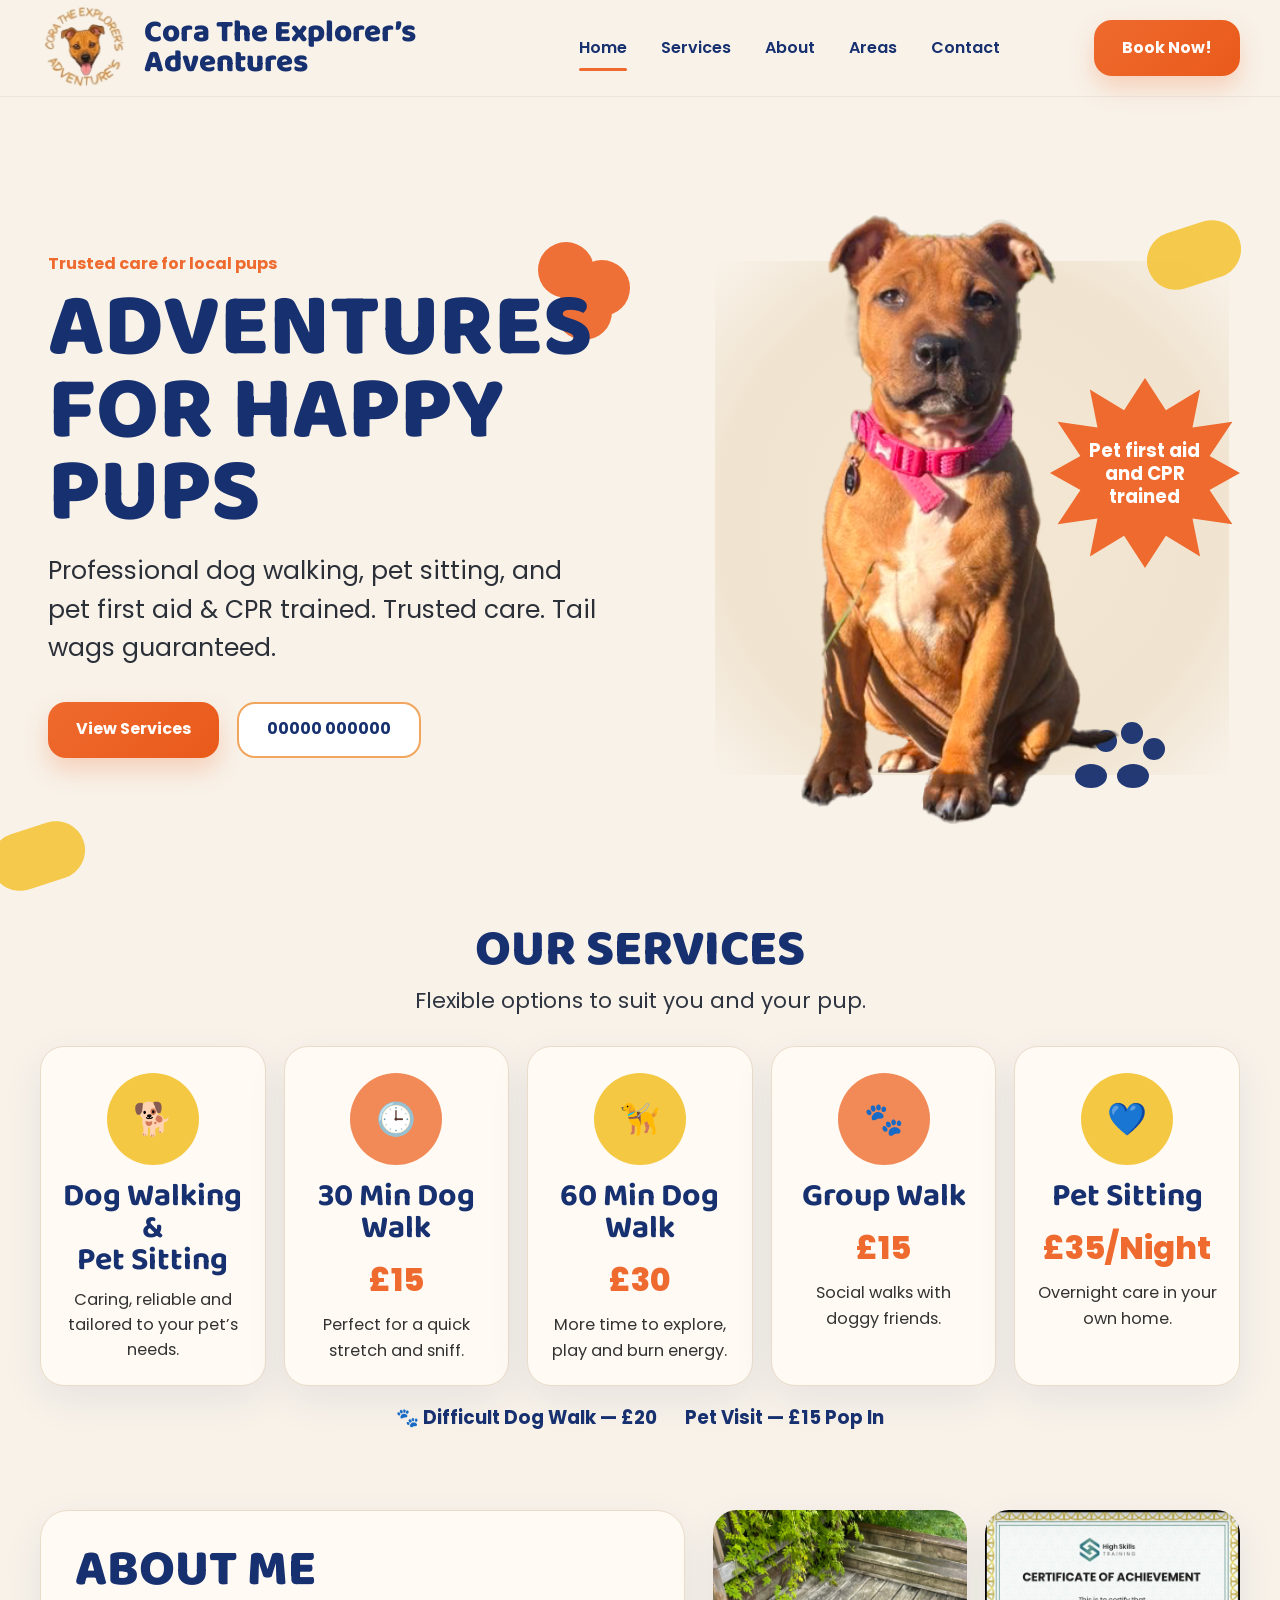
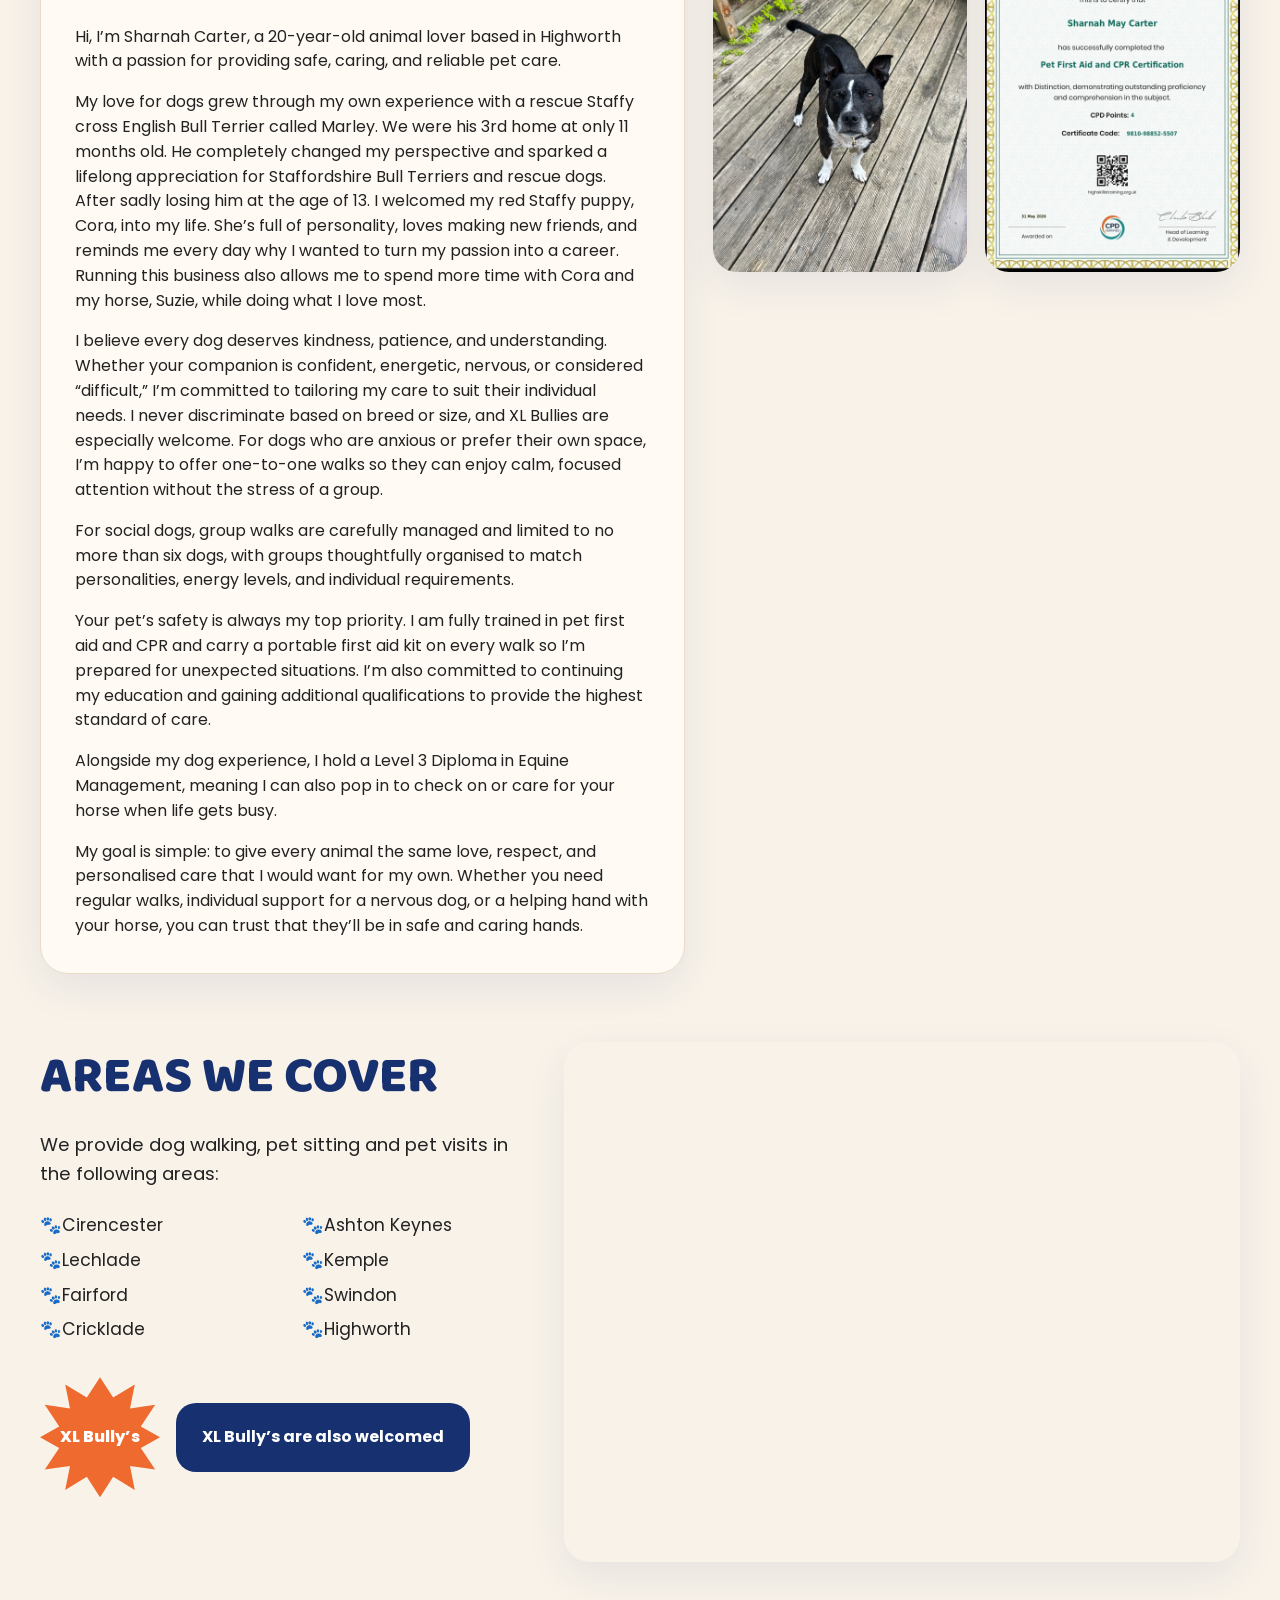
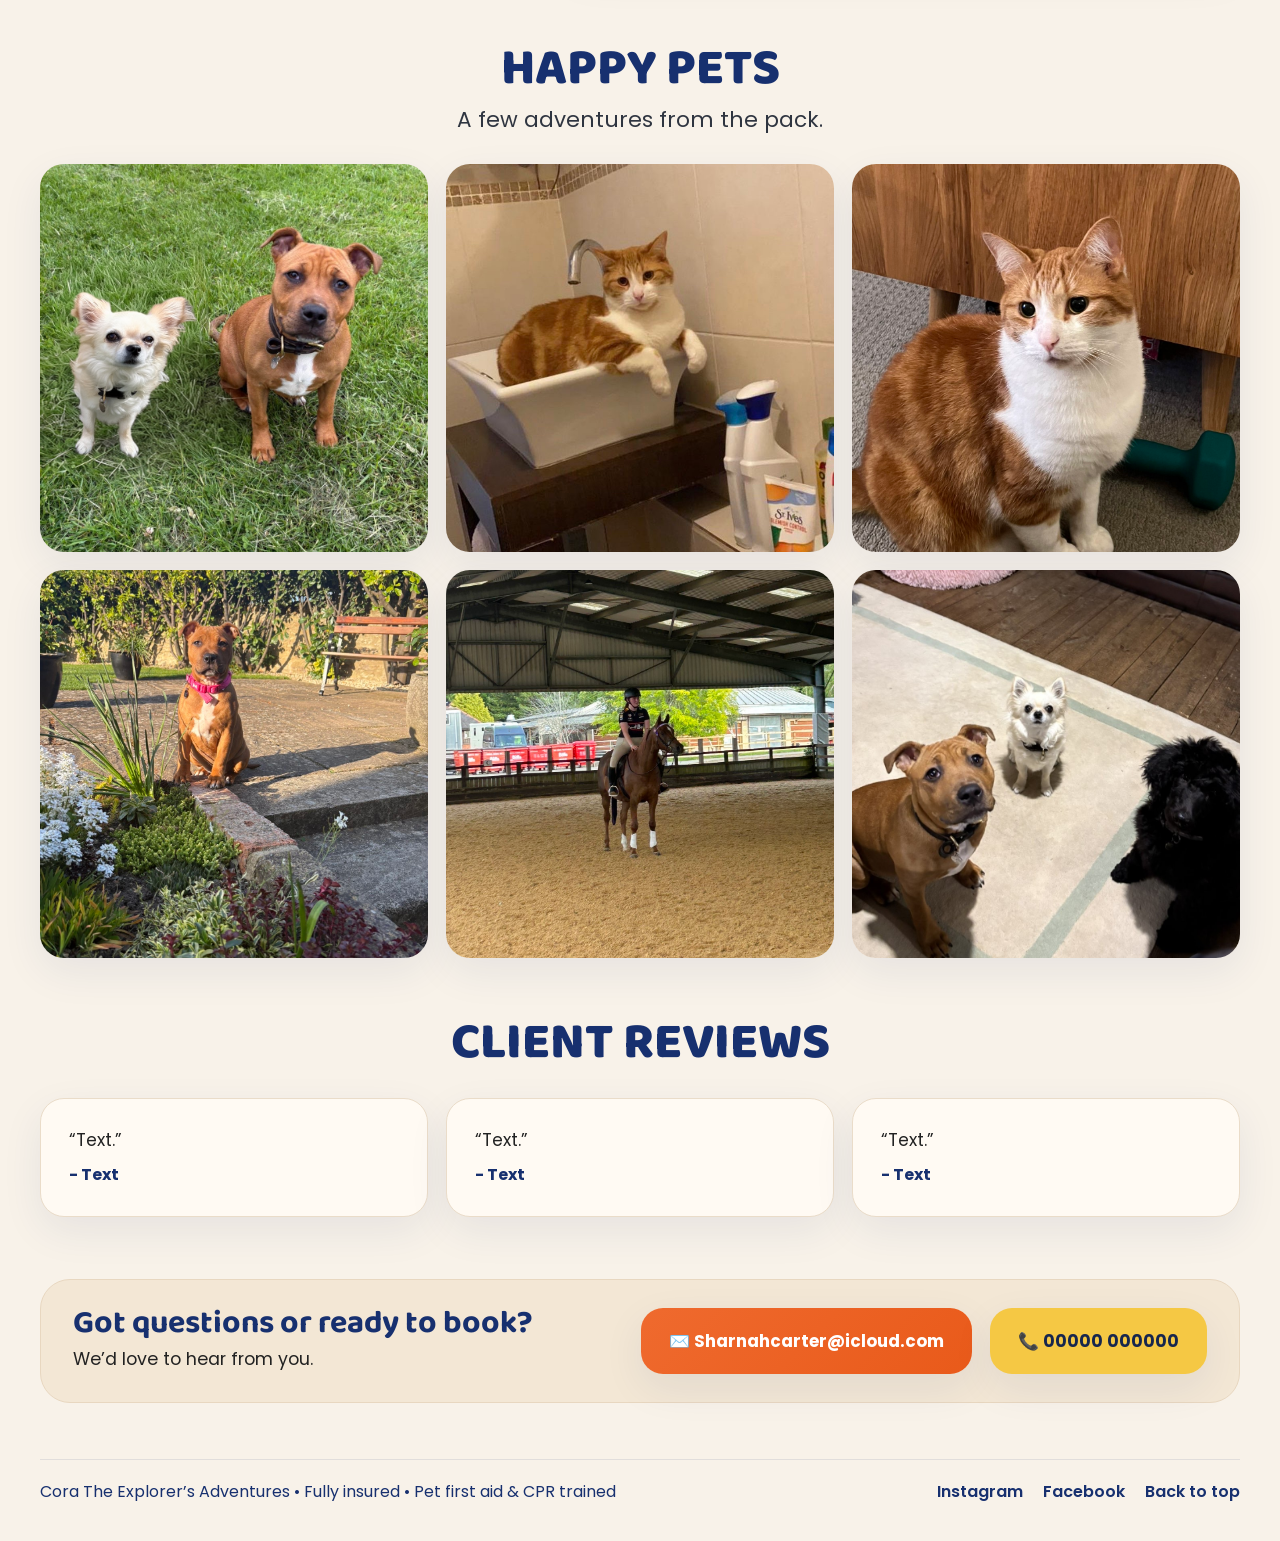
<file: index.html>
<!DOCTYPE html>
<html lang="en">
<head>
  <meta charset="UTF-8" />
  <meta name="viewport" content="width=device-width, initial-scale=1.0" />
  <title>Cora The Explorer's Adventures</title>

  <link rel="preconnect" href="https://fonts.googleapis.com">
  <link rel="preconnect" href="https://fonts.gstatic.com" crossorigin>
  <link href="https://fonts.googleapis.com/css2?family=Baloo+2:wght@400;500;600;700;800&family=Poppins:wght@300;400;500;600;700&display=swap" rel="stylesheet">

  <link rel="stylesheet" href="styles.css" />
  <script defer src="script.js"></script>
</head>
<body>

  <!-- HEADER / NAV -->
  <header class="site-header">
    <div class="container nav-wrap">
      <a href="#" class="brand">
        <img src="logo.png" alt="Cora The Explorer's Adventures logo" class="brand-logo">
        <span class="brand-text">Cora The Explorer’s Adventures</span>
      </a>

      <nav class="main-nav">
        <ul>
          <li><a href="#hero" class="active">Home</a></li>
          <li><a href="#services">Services</a></li>
          <li><a href="#about">About</a></li>
          <li><a href="#areas">Areas</a></li>
          <li><a href="#contact">Contact</a></li>
        </ul>
      </nav>

      <a href="Booking.html" target="_blank" class="btn btn-primary nav-cta">Book Now!</a>
    </div>
  </header>

  <main>
    <!-- HERO -->
    <section class="hero-section" id="hero">
      <div class="container hero-grid">
        <div class="hero-copy">
          <p class="eyebrow">Trusted care for local pups</p>
          <h1>ADVENTURES FOR HAPPY PUPS</h1>
          <p class="hero-text">
            Professional dog walking, pet sitting, and pet first aid &amp; CPR trained.
            Trusted care. Tail wags guaranteed.
          </p>

          <div class="hero-actions">
            <a href="#services" class="btn btn-primary">View Services</a>
            <a href="tel:00000 0000000" class="btn btn-outline">00000 000000</a>
          </div>
        </div>

        <div class="hero-visual">
          <div class="hero-image-bg"></div>
          <img src="cora.png" alt="Cora" class="hero-dog">

          <div class="burst-badge">
            <span>Pet first aid<br>and CPR<br>trained</span>
          </div>
        </div>
      </div>

      <div class="shape shape-yellow shape-top-right"></div>
      <div class="shape shape-yellow shape-bottom-left"></div>
      <div class="shape shape-red shape-mid-left"></div>
      <div class="shape shape-blue-paws"></div>
    </section>

    <!-- SERVICES -->
    <section class="services-section section-shell" id="services">
      <div class="container">
        <div class="section-heading">
          <h2>OUR SERVICES</h2>
          <p>Flexible options to suit you and your pup.</p>
        </div>

        <div class="services-grid">
          <article class="service-card intro-card">
            <div class="service-icon yellow">🐕</div>
            <h3>Dog Walking &amp;<br>Pet Sitting</h3>
            <p>Caring, reliable and tailored to your pet’s needs.</p>
          </article>

          <article class="service-card">
            <div class="service-icon orange">🕒</div>
            <h3>30 Min Dog Walk</h3>
            <div class="service-price">£15</div>
            <p>Perfect for a quick stretch and sniff.</p>
          </article>

          <article class="service-card">
            <div class="service-icon yellow">🦮</div>
            <h3>60 Min Dog Walk</h3>
            <div class="service-price">£30</div>
            <p>More time to explore, play and burn energy.</p>
          </article>

          <article class="service-card">
            <div class="service-icon orange">🐾</div>
            <h3>Group Walk</h3>
            <div class="service-price">£15</div>
            <p>Social walks with doggy friends.</p>
          </article>

          <article class="service-card">
            <div class="service-icon yellow">💙</div>
            <h3>Pet Sitting</h3>
            <div class="service-price">£35/Night</div>
            <p>Overnight care in your own home.</p>
          </article>
        </div>

        <div class="service-extras">
          <span>🐾 Difficult Dog Walk — £20</span>
          <span>Pet Visit — £15 Pop In</span>
        </div>
      </div>
    </section>

    <!-- ABOUT -->
    <section class="about-section" id="about">
      <div class="container about-grid">
        <div class="about-card">
          <div class="section-heading left">
            <h2>ABOUT ME</h2>
          </div>

          <p>
		Hi, I’m Sharnah Carter, a 20-year-old animal lover based in Highworth with a 			passion for providing safe, caring, and reliable pet care.
          </p>

          <p>
		My love for dogs grew through my own experience with a rescue Staffy cross English 		Bull Terrier called Marley. We were his 3rd home at only 11 months old. He 			completely changed my perspective and sparked a lifelong appreciation for 			Staffordshire Bull Terriers and rescue dogs. After sadly losing him at the age of 		13. I welcomed my red Staffy puppy, Cora, into my life. She’s full of personality, 		loves making new friends, and reminds me every day why I wanted to turn my passion 		into a career. Running this business also allows me to spend more time with Cora 		and my horse, Suzie, while doing what I love most.
          </p>

          <p>
		I believe every dog deserves kindness, patience, and understanding. Whether your 		companion is confident, energetic, nervous, or considered “difficult,” I’m 			committed to tailoring my care to suit their individual needs. I never discriminate 		based on breed or size, and XL Bullies are especially welcome. For dogs who are 		anxious or prefer their own space, I’m happy to offer one-to-one walks so they can 		enjoy calm, focused attention without the stress of a group.
          </p>

          <p>
		For social dogs, group walks are carefully managed and limited to no more than six 		dogs, with groups thoughtfully organised to match personalities, energy levels, and 		individual requirements.
          </p>

          <p>
		Your pet’s safety is always my top priority. I am fully trained in pet first aid 		and CPR and carry a portable first aid kit on every walk so I’m prepared for 			unexpected situations. I’m also committed to continuing my education and gaining 		additional qualifications to provide the highest standard of care.
          </p>

          <p>
		Alongside my dog experience, I hold a Level 3 Diploma in Equine Management, meaning 		I can also pop in to check on or care for your horse when life gets busy.
          </p>

          <p>
		My goal is simple: to give every animal the same love, respect, and personalised 		care that I would want for my own. Whether you need regular walks, individual 			support for a nervous dog, or a helping hand with your horse, you can trust that 		they’ll be in safe and caring hands.
          </p>

        </div>

        <div class="about-images">
          <img src="IMG_6404.JPEG" alt="Dog photo 1">
          <img src="IMG_6414.JPEG" alt="Dog photo 2">
        </div>
      </div>
    </section>

    <!-- AREAS -->
    <section class="areas-section section-shell" id="areas">
      <div class="container areas-grid">
        <div class="areas-copy">
          <div class="section-heading left">
            <h2>AREAS WE COVER</h2>
          </div>

          <p>
            We provide dog walking, pet sitting and pet visits in the following areas:
          </p>

          <div class="areas-list">
            <ul>
              <li>Cirencester</li>
              <li>Lechlade</li>
              <li>Fairford</li>
              <li>Cricklade</li>
            </ul>
            <ul>
              <li>Ashton Keynes</li>
              <li>Kemple</li>
              <li>Swindon</li>
              <li>Highworth</li>
            </ul>
          </div>

          <div class="bully-note">
            <div class="mini-burst">XL Bully’s</div>
            <div class="bully-copy">XL Bully’s are also welcomed</div>
          </div>
        </div>

        <div class="areas-map">
          <iframe
            src="https://www.google.com/maps/embed?pb=!1m18!1m12!1m3!1d9906.228407855106!2d-1.718009071624626!3d51.63132181870665!2m3!1f0!2f0!3f0!3m2!1i1024!2i768!4f13.1!3m3!1m2!1s0x4871486181116b2f%3A0xc29900ff32e69e5f!2sHighworth%2C%20Swindon!5e0!3m2!1sen!2suk!4v1781355867924!5m2!1sen!2suk"
            allowfullscreen=""
            loading="lazy"
            referrerpolicy="no-referrer-when-downgrade">
          </iframe>
        </div>
      </div>
    </section>

    <!-- GALLERY -->
    <section class="gallery-section" id="gallery">
      <div class="container">
        <div class="section-heading">
          <h2>HAPPY PETS</h2>
          <p>A few adventures from the pack.</p>
        </div>

        <div class="gallery-grid">
          <img src="Marnie and Cora.jpg" alt="Marnie and Cora">
          <img src="IMG_6405.JPG" alt="Cat in Sink">
          <img src="IMG_6406.JPG" alt="Cat">
          <img src="IMG_6407.JPG" alt="Cora in Garden">
          <img src="IMG_6409.JPG" alt="Sharnah on Horse">
          <img src="IMG_6410.JPG" alt="Cora, Marnie and Pru">
        </div>
      </div>
    </section>

    <!-- TESTIMONIALS -->
    <section class="testimonials-section section-shell">
      <div class="container">
        <div class="section-heading">
          <h2>CLIENT REVIEWS</h2>
        </div>

        <div class="testimonial-grid">
          <div class="testimonial-card">
            <p>“Text.”</p>
            <span>- Text</span>
          </div>

          <div class="testimonial-card">
            <p>“Text.”</p>
            <span>- Text</span>
          </div>

          <div class="testimonial-card">
            <p>“Text.”</p>
            <span>- Text</span>
          </div>
        </div>
      </div>
    </section>

    <!-- CONTACT STRIP -->
    <section class="contact-strip" id="contact">
      <div class="container contact-strip-inner">
        <div class="contact-copy">
          <h2>Got questions or ready to book?</h2>
          <p>We’d love to hear from you.</p>
        </div>

        <div class="contact-actions">
          <a href="mailto:Sharnahcarter@icloud.com" class="contact-pill email-pill">
            ✉️ Sharnahcarter@icloud.com
          </a>

          <a href="tel:00000000000" class="contact-pill phone-pill">
            📞 00000 000000
          </a>
        </div>
      </div>
    </section>
  </main>

  <footer class="site-footer">
    <div class="container footer-inner">
      <p>Cora The Explorer’s Adventures • Fully insured • Pet first aid &amp; CPR trained</p>
      <div class="footer-links">
        <a href="https://www.instagram.com/cora.the.explorer.adventures" target="_blank">Instagram</a>
        <a href="https://www.facebook.com/share/1D1ZN1ozuC/?mibextid=wwXIfr" target="_blank">Facebook</a>
        <a href="#hero">Back to top</a>
      </div>
    </div>
  </footer>

</body>
</html>
</file>
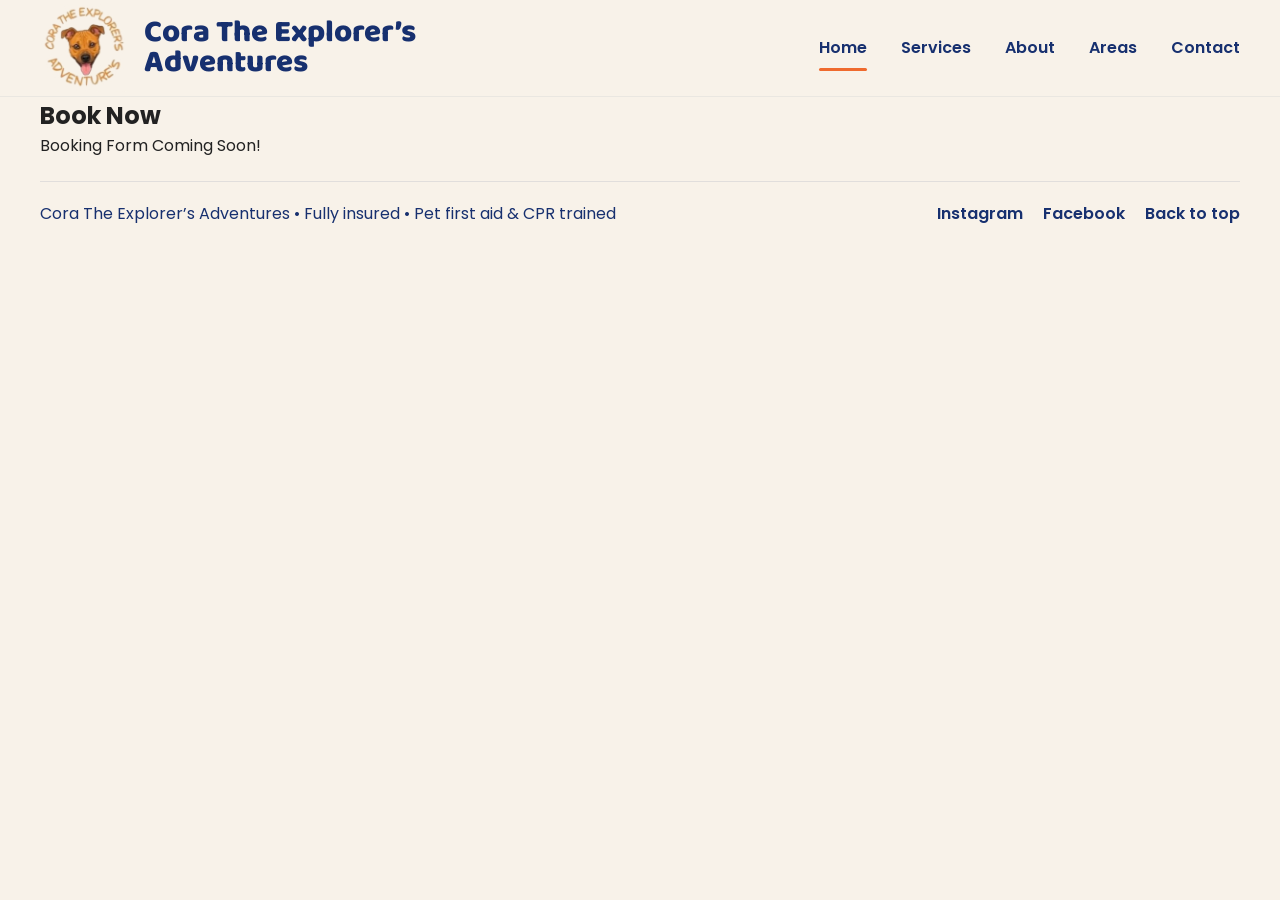
<file: Booking.html>
<!DOCTYPE html>

<html lang="en">
<head>
    <meta charset="utf-8"/>
    <meta content="width=device-width, initial-scale=1.0" name="viewport"/>
    <title>Cora The Explorer's Adventures</title>
    <link href="https://fonts.googleapis.com" rel="preconnect"/>
    <link crossorigin="" href="https://fonts.gstatic.com" rel="preconnect"/>
    <link href="https://fonts.googleapis.com/css2?family=Baloo+2:wght@400;500;600;700;800&amp;family=Poppins:wght@300;400;500;600;700&amp;display=swap" rel="stylesheet"/>
    <link href="styles.css" rel="stylesheet">
    <script defer="" src="script.js"></script>
</link></head>
<body>

<!-- HEADER / NAV -->
<header class="site-header">
    <div class="container nav-wrap">
        <a class="brand" href="#">
        <img alt="Cora The Explorer's Adventures logo" class="brand-logo" src="logo.png"/>
        <span class="brand-text">Cora The Explorer’s Adventures</span>
    </a>

    <nav class="main-nav">
        <ul>
            <li><a class="active" href="index.html">Home</a></li>
            <li><a href="index.html">Services</a></li>
            <li><a href="index.html">About</a></li>
            <li><a href="index.html">Areas</a></li>
            <li><a href="index.html">Contact</a></li>
        </ul>
    </nav>

    <!-- <a class="btn btn-primary nav-cta" href="#contact">Get in Touch</a> -->
    </div>

</header>

<main>
    <section class="content-placeholder"><div class="container"><div class="blank-content-box"><h2>Book Now</h2><p>Booking Form Coming Soon!</p></div></div></section>
</main>


  <footer class="site-footer">
    <div class="container footer-inner">
      <p>Cora The Explorer’s Adventures • Fully insured • Pet first aid &amp; CPR trained</p>
      <div class="footer-links">
        <a href="https://www.instagram.com/cora.the.explorer.adventures" target="_blank">Instagram</a>
        <a href="https://www.facebook.com/share/1D1ZN1ozuC/?mibextid=wwXIfr" target="_blank">Facebook</a>
        <a href="#hero">Back to top</a>
      </div>
    </div>
  </footer>

</body>
</html>
</file>
<file: styles.css>
:root{
  --bg:#f8f2e9;
  --bg-soft:#fffaf4;
  --navy:#17306f;
  --navy-2:#213b7d;
  --orange:#ef6a2e;
  --orange-dark:#e95a1a;
  --yellow:#f5c844;
  --text:#222;
  --muted:#5f6470;
  --card:#fffaf3;
  --line:#eadcc9;
  --shadow:0 14px 40px rgba(23, 48, 111, 0.08);
  --radius:26px;
  --container:1200px;
}

*{
  margin:0;
  padding:0;
  box-sizing:border-box;
}

html{
  scroll-behavior:smooth;
}

body{
  font-family:'Poppins',sans-serif;
  background:var(--bg);
  color:var(--text);
  overflow-x:hidden;
  line-height:1.55;
}

img{
  max-width:100%;
  display:block;
}

a{
  text-decoration:none;
  color:inherit;
}

ul{
  list-style:none;
}

.container{
  width:min(var(--container), calc(100% - 40px));
  margin:0 auto;
}

/* ===== Header ===== */
.site-header{
  position:sticky;
  top:0;
  z-index:1000;
  background:rgba(248,242,233,0.94);
  backdrop-filter:blur(10px);
  border-bottom:1px solid rgba(23,48,111,0.06);
}

.nav-wrap{
  min-height:96px;
  display:flex;
  align-items:center;
  justify-content:space-between;
  gap:24px;
}

.brand{
  display:flex;
  align-items:center;
  gap:16px;
  min-width:0;
}

.brand-logo{
  width:88px;
  height:88px;
  object-fit:contain;
  flex-shrink:0;
}

.brand-text{
  font-family:'Baloo 2', cursive;
  font-size:1.95rem;
  line-height:0.95;
  color:var(--navy);
  font-weight:800;
  max-width:340px;
}

.main-nav ul{
  display:flex;
  align-items:center;
  gap:34px;
}

.main-nav a{
  color:var(--navy);
  font-weight:600;
  position:relative;
  padding:6px 0;
}

.main-nav a.active::after,
.main-nav a:hover::after{
  content:"";
  position:absolute;
  left:0;
  bottom:-6px;
  width:100%;
  height:3px;
  border-radius:999px;
  background:var(--orange);
}

.btn{
  display:inline-flex;
  align-items:center;
  justify-content:center;
  min-height:56px;
  padding:0 28px;
  border-radius:18px;
  font-weight:700;
  transition:0.25s ease;
}

.btn-primary{
  background:linear-gradient(135deg, var(--orange), var(--orange-dark));
  color:#fff;
  box-shadow:0 12px 24px rgba(239,106,46,0.25);
}

.btn-primary:hover{
  transform:translateY(-2px);
}

.btn-outline{
  background:#fff;
  color:var(--navy);
  border:2px solid #f1a55d;
}

.nav-cta{
  flex-shrink:0;
}

/* ===== Hero ===== */
.hero-section{
  position:relative;
  overflow:hidden;
  padding:48px 0 36px;
}

.hero-grid{
  display:grid;
  grid-template-columns: 1.05fr 0.95fr;
  align-items:center;
  gap:24px;
  min-height:720px;
}

.hero-copy{
  position:relative;
  z-index:2;
  padding:20px 0 20px 8px;
}

.eyebrow{
  color:var(--orange);
  font-weight:700;
  margin-bottom:10px;
}

.hero-copy h1{
  font-family:'Baloo 2', cursive;
  color:var(--navy);
  font-size:clamp(3.5rem, 7vw, 6.2rem);
  line-height:0.92;
  font-weight:800;
  max-width:560px;
  margin-bottom:18px;
}

.hero-text{
  font-size:1.55rem;
  max-width:560px;
  color:#2b2f38;
}

.hero-actions{
  margin-top:34px;
  display:flex;
  flex-wrap:wrap;
  gap:18px;
}

.hero-visual{
  position:relative;
  min-height:640px;
  display:flex;
  align-items:flex-end;
  justify-content:center;
}

.hero-image-bg{
  position:absolute;
  width:min(92%, 620px);
  aspect-ratio:1 / 1;
  border-radius:0%;
  background:radial-gradient(circle at center, #f4e8d5 0%, #f0e3cf 68%, rgba(240,227,207,0.00) 100%);
  top:52%;
  left:52%;
  transform:translate(-50%, -50%);
}

.hero-dog{
  position:relative;
  z-index:2;
  width:min(88%, 320px);
  max-height:650px;
  object-fit:cover;
  object-position:center;
  border-radius:34px;
  box-shadow:none;
}

.burst-badge{
  position:absolute;
  right:0;
  top:45%;
  transform:translateY(-50%);
  width:190px;
  height:190px;
  z-index:3;
  background:var(--orange);
  color:#fff;
  display:grid;
  place-items:center;
  text-align:center;
  padding:22px;
  clip-path:polygon(50% 0%, 61% 17%, 79% 6%, 75% 26%, 96% 23%, 84% 41%, 100% 50%, 84% 59%, 96% 77%, 75% 74%, 79% 94%, 61% 83%, 50% 100%, 39% 83%, 21% 94%, 25% 74%, 4% 77%, 16% 59%, 0% 50%, 16% 41%, 4% 23%, 25% 26%, 21% 6%, 39% 17%);
  font-weight:700;
  font-size:1.15rem;
  line-height:1.25;
}

.shape{
  position:absolute;
  z-index:0;
  opacity:0.95;
}

.shape-yellow{
  background:var(--yellow);
  width:96px;
  height:58px;
  border-radius:40px;
  transform:rotate(-18deg);
}

.shape-top-right{
  right:3%;
  top:16%;
}

.shape-bottom-left{
  left:-10px;
  bottom:2%;
}

.shape-red{
  left:42%;
  top:18%;
  width:56px;
  height:56px;
  border-radius:50%;
  box-shadow:
    36px 18px 0 var(--orange),
    18px 42px 0 var(--orange);
  background:var(--orange);
}

.shape-blue-paws{
  right:9%;
  bottom:14%;
  width:90px;
  height:50px;
  border-radius:50%;
  background:transparent;
}

.shape-blue-paws::before,
.shape-blue-paws::after{
  content:"";
  position:absolute;
  border-radius:50%;
  background:var(--navy);
}

.shape-blue-paws::before{
  width:32px;
  height:24px;
  left:0;
  bottom:0;
  box-shadow:42px 0 0 var(--navy);
}

.shape-blue-paws::after{
  width:22px;
  height:22px;
  left:20px;
  top:-8px;
  box-shadow:26px -8px 0 var(--navy), 48px 8px 0 var(--navy);
}

/* ===== Shared section styling ===== */
.section-shell{
  padding:36px 0 30px;
}

.section-heading{
  text-align:center;
  margin-bottom:28px;
}

.section-heading.left{
  text-align:left;
}

.section-heading h2{
  font-family:'Baloo 2', cursive;
  font-size:clamp(2.2rem, 4vw, 3.6rem);
  color:var(--navy);
  line-height:1;
  font-weight:800;
}

.section-heading p{
  color:#2f3540;
  font-size:1.35rem;
  margin-top:8px;
}

/* ===== Services ===== */
.services-section{
  padding-top:24px;
}

.services-grid{
  display:grid;
  grid-template-columns:repeat(5, 1fr);
  gap:18px;
  align-items:stretch;
}

.service-card{
  background:var(--card);
  border:1px solid var(--line);
  border-radius:24px;
  padding:26px 18px 22px;
  text-align:center;
  box-shadow:var(--shadow);
}

.service-icon{
  width:92px;
  height:92px;
  border-radius:50%;
  display:grid;
  place-items:center;
  font-size:2rem;
  margin:0 auto 16px;
}

.service-icon.yellow{ background:var(--yellow); }
.service-icon.orange{ background:#f28a58; color:#fff; }

.service-card h3{
  color:var(--navy);
  font-family:'Baloo 2', cursive;
  font-size:2rem;
  line-height:1;
  margin-bottom:10px;
}

.service-price{
  color:var(--orange);
  font-weight:800;
  font-size:2rem;
  margin-bottom:8px;
}

.service-card p{
  color:#333;
  font-size:1.02rem;
}

.service-extras{
  margin-top:18px;
  display:flex;
  justify-content:center;
  flex-wrap:wrap;
  gap:28px;
  color:var(--navy);
  font-weight:700;
  font-size:1.15rem;
}

/* ===== About ===== */
.about-section{
  padding:48px 0;
}

.about-grid{
  display:grid;
  grid-template-columns:1.1fr 0.9fr;
  gap:28px;
  align-items:start;
}

.about-card{
  background:var(--card);
  border:1px solid var(--line);
  border-radius:28px;
  padding:34px;
  box-shadow:var(--shadow);
}

.about-card p + p{
  margin-top:16px;
}

.about-images{
  display:grid;
  grid-template-columns:1fr 1fr;
  gap:18px;
}

.about-images img{
  width:100%;
  height:100%;
  min-height:300px;
  object-fit:cover;
  border-radius:24px;
  box-shadow:var(--shadow);
}

/* ===== Areas ===== */
.areas-section{
  padding-top:20px;
}

.areas-grid{
  display:grid;
  grid-template-columns:0.85fr 1.15fr;
  gap:24px;
  align-items:start;
}

.areas-copy{
  padding-top:10px;
}

.areas-copy p{
  font-size:1.15rem;
  margin-bottom:16px;
}

.areas-list{
  display:grid;
  grid-template-columns:1fr 1fr;
  gap:8px 24px;
  margin:16px 0 26px;
}

.areas-list li{
  position:relative;
  padding-left:22px;
  margin:8px 0;
  font-size:1.08rem;
}

.areas-list li::before{
  content:"🐾";
  position:absolute;
  left:0;
  top:0;
}

.bully-note{
  display:flex;
  align-items:center;
  gap:16px;
  margin-top:10px;
}

.mini-burst{
  background:var(--orange);
  color:#fff;
  width:120px;
  height:120px;
  display:grid;
  place-items:center;
  text-align:center;
  padding:12px;
  font-weight:800;
  line-height:1.1;
  clip-path:polygon(50% 0%, 61% 17%, 79% 6%, 75% 26%, 96% 23%, 84% 41%, 100% 50%, 84% 59%, 96% 77%, 75% 74%, 79% 94%, 61% 83%, 50% 100%, 39% 83%, 21% 94%, 25% 74%, 4% 77%, 16% 59%, 0% 50%, 16% 41%, 4% 23%, 25% 26%, 21% 6%, 39% 17%);
}

.bully-copy{
  background:var(--navy);
  color:#fff;
  border-radius:20px;
  padding:22px 26px;
  font-weight:700;
  min-width:240px;
}

.areas-map iframe{
  width:100%;
  min-height:520px;
  border:none;
  border-radius:26px;
  box-shadow:var(--shadow);
}

/* ===== Gallery ===== */
.gallery-section{
  padding:44px 0;
}

.gallery-grid{
  display:grid;
  grid-template-columns:repeat(3, 1fr);
  gap:18px;
}

.gallery-grid img{
  width:100%;
  aspect-ratio:1 / 1;
  object-fit:cover;
  border-radius:24px;
  box-shadow:var(--shadow);
}

/* ===== Testimonials ===== */
.testimonials-section{
  padding:16px 0 36px;
}

.testimonial-grid{
  display:grid;
  grid-template-columns:repeat(3, 1fr);
  gap:18px;
}

.testimonial-card{
  background:var(--card);
  border:1px solid var(--line);
  border-radius:24px;
  padding:28px;
  box-shadow:var(--shadow);
}

.testimonial-card p{
  font-size:1.08rem;
  margin-bottom:10px;
}

.testimonial-card span{
  color:var(--navy);
  font-weight:700;
}

/* ===== Contact strip ===== */
.contact-strip{
  padding:26px 0 34px;
}

.contact-strip-inner{
  background:#f3e7d5;
  border:1px solid #e8d7c0;
  border-radius:30px;
  padding:28px 32px;
  display:flex;
  align-items:center;
  justify-content:space-between;
  gap:24px;
}

.contact-copy h2{
  font-size:2rem;
  color:var(--navy);
  font-family:'Baloo 2', cursive;
  line-height:1;
}

.contact-copy p{
  margin-top:6px;
  font-size:1.1rem;
}

.contact-actions{
  display:flex;
  gap:18px;
  flex-wrap:wrap;
}

.contact-pill{
  min-height:66px;
  padding:0 28px;
  border-radius:22px;
  display:inline-flex;
  align-items:center;
  justify-content:center;
  font-weight:700;
  font-size:1.05rem;
  box-shadow:var(--shadow);
}

.email-pill{
  background:linear-gradient(135deg, var(--orange), var(--orange-dark));
  color:#fff;
}

.phone-pill{
  background:var(--yellow);
  color:#17264d;
}

/* ===== Footer ===== */
.site-footer{
  padding:22px 0 36px;
}

.footer-inner{
  border-top:1px solid rgba(23,48,111,0.1);
  padding-top:20px;
  display:flex;
  align-items:center;
  justify-content:space-between;
  gap:18px;
  color:var(--navy);
}

.footer-links{
  display:flex;
  gap:20px;
  flex-wrap:wrap;
}

.footer-links a{
  font-weight:600;
}

/* ===== Responsive ===== */
@media (max-width: 1180px){
  .services-grid{
    grid-template-columns:repeat(2, 1fr);
  }

  .hero-grid,
  .about-grid,
  .areas-grid,
  .contact-strip-inner{
    grid-template-columns:1fr;
    display:grid;
  }

  .contact-strip-inner{
    display:grid;
  }

  .hero-copy{
    order:1;
  }

  .hero-visual{
    order:2;
    min-height:520px;
  }

  .burst-badge{
    right:10px;
    top:20%;
  }
}

@media (max-width: 900px){
  .nav-wrap{
    flex-direction:column;
    padding:14px 0 18px;
  }

  .main-nav ul{
    flex-wrap:wrap;
    justify-content:center;
    gap:16px 24px;
  }

  .brand{
    justify-content:center;
    text-align:center;
  }

  .brand-text{
    max-width:none;
  }

  .hero-grid{
    min-height:auto;
    gap:10px;
  }

  .hero-copy{
    text-align:center;
    padding-top:10px;
  }

  .hero-copy h1,
  .hero-text{
    margin-left:auto;
    margin-right:auto;
  }

  .hero-actions{
    justify-content:center;
  }

  .services-grid,
  .testimonial-grid,
  .gallery-grid{
    grid-template-columns:1fr;
  }

  .about-images{
    grid-template-columns:1fr;
  }

  .areas-list{
    grid-template-columns:1fr;
  }

  .bully-note{
    flex-direction:column;
    align-items:flex-start;
  }

  .footer-inner{
    flex-direction:column;
    text-align:center;
  }
}

@media (max-width: 640px){
  .container{
    width:min(100% - 24px, var(--container));
  }

  .brand-logo{
    width:70px;
    height:70px;
  }

  .brand-text{
    font-size:1.55rem;
  }

  .hero-section{
    padding-top:24px;
  }

  .hero-copy h1{
    font-size:3rem;
  }

  .hero-text{
    font-size:1.15rem;
  }

  .hero-visual{
    min-height:420px;
  }

  .burst-badge{
    width:132px;
    height:132px;
    font-size:0.9rem;
    right:-2px;
  }

  .service-card h3{
    font-size:1.7rem;
  }

  .contact-pill{
    width:100%;
    text-align:center;
  }
}
</file>
